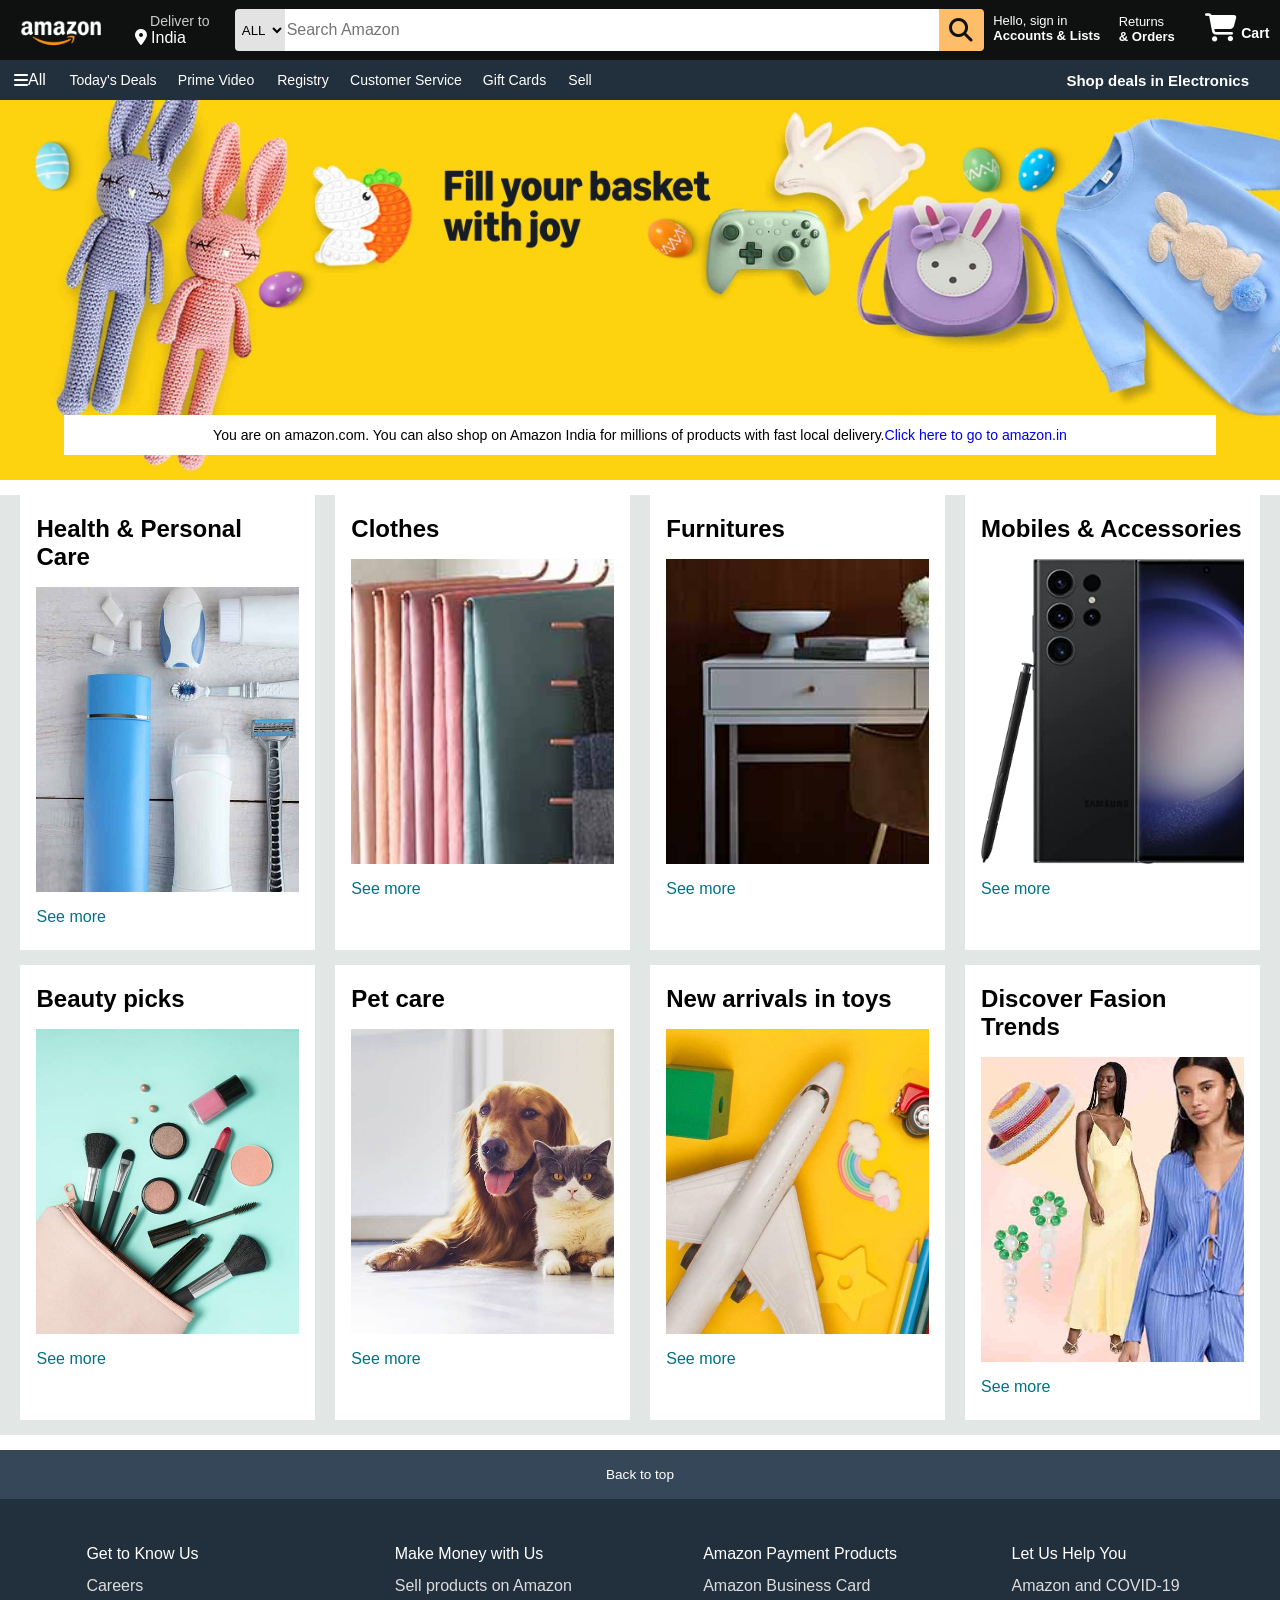
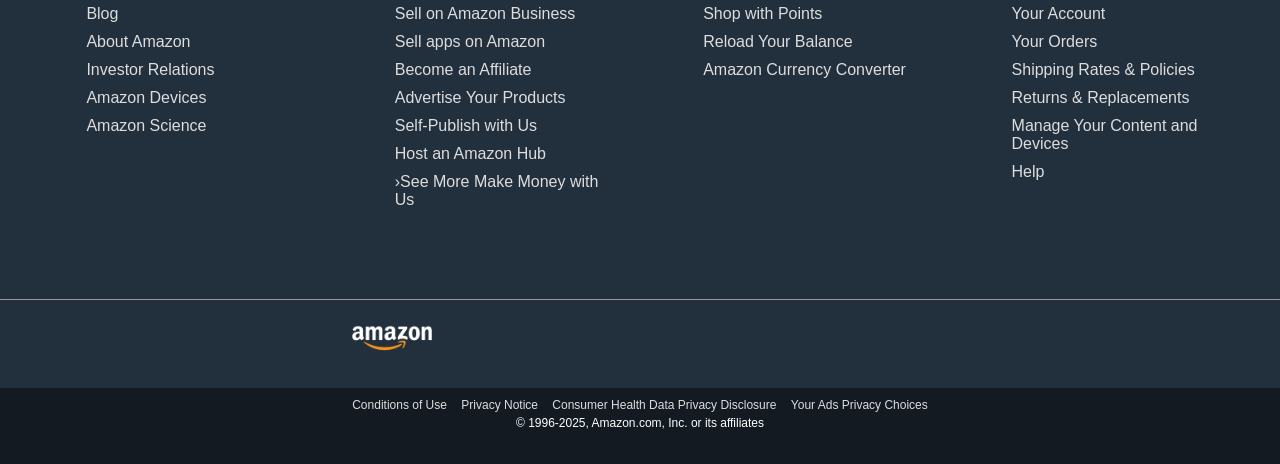
<file: index.html>
<!DOCTYPE html>
<html lang="en">
<head>
    <meta charset="UTF-8">
    <meta name="viewport" content="width=device-width, initial-scale=1.0">
    <title>Amazon Clone</title>
    <link rel="stylesheet" href="https://cdnjs.cloudflare.com/ajax/libs/font-awesome/6.7.2/css/all.min.css" integrity="sha512-Evv84Mr4kqVGRNSgIGL/F/aIDqQb7xQ2vcrdIwxfjThSH8CSR7PBEakCr51Ck+w+/U6swU2Im1vVX0SVk9ABhg==" crossorigin="anonymous" referrerpolicy="no-referrer" />
    <link rel="stylesheet" href="Amazon.css">
</head>
<body>
     <header >
          <div class="navbar">
             <div class="nav-logo border">
                <div class="logo"></div>
             </div>
             <!-- BOX 2 -->
             <div class="delivery border">
                <p class="deliver-to">Deliver to</p>
                    <div class="location-logo">
                        <i class="fa-solid fa-location-dot"></i>
                        <p class="indi">India</p>
                    </div>
             </div>
             <!-- BOX 3 -->
             <div class="nav-search">
                    <select class="search-select">
                        <option>ALL</option>
                    </select>
                    <input placeholder="Search Amazon" class="search-input">
                    <div class="search-icon">
                        <i class="fa-solid fa-magnifying-glass"></i>
                    </div>
             </div>
             <!-- BOX 4 -->
              <div class="sign border">
                  <p class="hello"><span>Hello, sign in</span></p>
                  <p class="list"><span>Accounts & Lists</span></p>
              </div>
              <!-- BOX 5 -->
               <div class="box5 border">
                <p class="hello"><span>Returns</span></p>
                <p class="list"><spam>& Orders</spam></p>
               </div>
               <!-- BOX 6 -->
               <div class="nav-cart border">
                <i class="fa-solid fa-cart-shopping"></i>
                 Cart
               </div> 
          </div>
           <!-- New pannel   -->
           <div class="pannel">
            <div class="pannel-all center border">
                <i class="fa-solid fa-bars"></i>
                All
            </div>
            <div class="todaydeal center border">
                <p class="pod">Today's Deals</p>
            </div>
            <div class="prime center border">
                <p class="pod">Prime Video</p>
            </div>
            <div class="regis center border">
                <p class="pod">Registry</p>
            </div>
            <div class="service center border">
                <p class="pod">Customer Service</p>
            </div>
            <div class="gift center border">
                <p class="pod">Gift Cards</p>
            </div>
            <div class="sell center border">
                <p class="pod">Sell</p>
            </div>
            <div class="shop center">
                <p class="shop_deals border">Shop deals in Electronics</p>
            </div>
          </div>
     </header>
     
   <!-- hero image section  -->
     <div class="hero_image center">
        <div class="details center">
            <p class="message"><span>You are on amazon.com. You can also shop on Amazon India for millions of products with fast local delivery.<a href="https://www.amazon.in/" class="link_1">Click here to go to amazon.in</a></span></p>
        </div>
     </div>
       <!-- image section  -->

     <div class="image">
        <div class=" boxes">
            <div class="boxcontent">
                <h2>Health & Personal Care</h2>
                <div class="box2image" style="background-image: url('box2_image.jpg')"></div>
                <p>See more</p>
            </div>
        </div>
        <div class=" boxes">
            <div class="boxcontent">
                <h2>Clothes</h2>
                <div class="box2image" style="background-image: url('box1_image.jpg')"></div>
                <p>See more</p>
            </div>
        </div>
        <div class="box3 boxes">
            <div class="boxcontent">
                <h2>Furnitures</h2>
                <div class="box2image" style="background-image: url('box3_image.jpg')"></div>
                <p>See more</p>
            </div>
        </div>
        <div class="box4 boxes">
            <div class="boxcontent">
                <h2>Mobiles & Accessories</h2>
                <div class="box2image" style="background-image: url('box4_image.jpg')"></div>
                <p>See more</p>
            </div>
        </div>
        <div class="boxes">
            <div class="boxcontent">
                <h2>Beauty picks</h2>
                <div class="box2image" style="background-image: url('box5_image.jpg')"></div>
                <p>See more</p>
            </div>
        </div>
        <div class="box2 boxes">
            <div class="boxcontent">
                <h2>Pet care</h2>
                <div class="box2image" style="background-image: url('box6_image.jpg')"></div>
                <p>See more</p>
            </div>
        </div>
        <div class="box3 boxes">
            <div class="boxcontent">
                <h2>New arrivals in toys</h2>
                <div class="box2image" style="background-image: url('box7_image.jpg')"></div>
                <p>See more</p>
            </div>
        </div>
        <div class="box4 boxes">
            <div class="boxcontent">
                <h2>Discover Fasion Trends</h2>
                <div class="box2image" style="background-image: url('box8_image.jpg')"></div>
                <p>See more</p>
            </div>
        </div>
     </div>

     <footer>
        <div class="foot-pannel1">
                Back to top
        </div>
        <div class="foot-pannel2 ">
            
            <ul>
                <p>Get to Know Us</p>
                <a>Careers</a>
                <a>Blog</a>
                <a>About Amazon</a>
                <a>Investor Relations</a>
                <a>Amazon Devices</a>
                <a>Amazon Science</a> 
            </ul>
            <ul>
                <p> Make Money with Us</p>
                <a>Sell products on Amazon</a>                   	
                <a> Sell on Amazon Business</a>
                <a>Sell apps on Amazon</a>
                <a>Become an Affiliate</a>
                <a>Advertise Your Products</a>
                <a>Self-Publish with Us</a> 
                <a>Host an Amazon Hub</a>
                <a>›See More Make Money with Us</a>
            </ul>
            <ul>	
                <p>Amazon Payment Products</p>
                <a>Amazon Business Card</a>
                <a>Shop with Points</a>
                <a> Reload Your Balance</a>
                <a>Amazon Currency Converter</a>
            </ul>
            <ul>
                <p>Let Us Help You</p>
                <a>Amazon and COVID-19</a>
                <a>Your Account</a>
                <a>Your Orders</a>
                <a>Shipping Rates & Policies</a>
                <a>Returns & Replacements</a>
                <a>Manage Your Content and Devices</a> 	
                <a>Help</a>
            </ul>
        </div>

        <div class="foot-pannel3">
           <span> <div class="logo"></div></span>
        </div>

        <div class="foot-pannel4">
               <div class="uppername ">
                <a>Conditions of Use</a>
                <a>Privacy Notice</a>
                <a>Consumer Health Data Privacy Disclosure</a>
                <a>Your Ads Privacy Choices</a>
                </div>
                <a class="lowername ">© 1996-2025, Amazon.com, Inc. or its affiliates</a>
            
        </div>
     </footer>










</body>
</html>
</file>
<file: Amazon.css>
*{
    margin: 0;
    font-family: Arial;
    border: border-box;
}
.navbar{
    height: 60px;
    background-color: #0F1111;
    color: white;
    display: flex;
    align-items: center;
    justify-content: space-evenly;
  

}
.nav-logo{
    height: 50px;
    width: 114px;
}

.logo{
    background-image: url("amazon_logo.png");
    background-size: cover;
    height: 50px;
    width: 100%;

}
.border{
    border: 1.5px solid transparent;
}
.border:hover{
    border: 1.5px solid white;
}

                  /* box 2 */

.deliver-to{    
    font-size: 0.88rem;
    color: #CCCCCC;
   
    margin-left: 15px;
}
.indi{
    font-size: 1rem;
    color: #FFFFFF;
    margin-left: 4px;
}
.location-logo{
    display: flex;
}
.delivery{
    /* margin-top: 12px; */
    height: 50px;
    width: 90px;
    border: 0;
    padding-top: 0.5rem;
    box-sizing: border-box;

}
             /* BOX 3 */
.nav-search{
    display: flex;
    
}

.search-input{
    height: 40.2px;
    width: 650px;
    border: none;
    font-size: 1rem;
}
.search-select{
    border-top-left-radius: 4px;
    border-bottom-left-radius: 4px;
    background-color: #E3E3E3;
    width: 50px;
    text-align: center;
    border: none;
}
.search-icon{
    height: 42.2px;
    width: 45px;
    border-top-right-radius: 4px;
    border-bottom-right-radius: 4px;
    background-color: #febd68;
    border: none;
    display: flex;
    justify-content: center;
    align-items: center;
    font-size: x-large;
    color: #0F1111;
}

           /* BOX 4 */
.sign{
    width: 115px;
    height: 50px;
    border: none;
    /* margin-top: 15px; */
    padding-top: 0.5rem;
    box-sizing: border-box;

   
}
.hello{
    font-size: 0.81rem;
    
}
.list{
    font-size: 0.82rem;
    font-weight: bold;
}
            /* Box5 */
.box5{
    /* margin-top:-5px ; */
    height: 50px;
    width: 77px;
    margin: 0;
    padding-top: 0.5rem;
    box-sizing: border-box;

}
          /* BOX 6 */
.nav-cart i{
    font-size: 28px;
}  
.nav-cart{
    font-size: 0.88rem;
    font-weight: 700;
    height: 50px;
    box-sizing: border-box;
    padding-top: 0.5rem;
}        

      /* for centre the element  */
.center{
    display: flex;
    justify-content: center;
    align-items: center;
}

.pod{
    margin: 5px 0px 6px;
    padding: 8px 5px ;
    font-size: 0.88rem;
    color: white;
}
        /* NEW PANNEL */
.pannel{
    height: 40px;
    display: flex;
    background-color: #222f3d;
}   
.pannel-all{
    color: white;
    width: 58px;
    /* display: flex;
    justify-content: center;
    align-items: center; */

}      
.todaydeal{
   width: 104px;
}
.prime{
    width: 98px;
}
.regis{
    width: 72px;
}
.service{
    width: 130px;
}
.gift{
    width: 83px;
}
.sell{
    width: 44px;
}
.shop{
  position:absolute;
  right: 20px;
}
.shop_deals{
    color: white;
    margin: 6px 2px 7px 1px;
    padding: 5px 8px 6px;
    font-size: 15px;
    font-weight: 600;
}

     /* image section  */

.hero_image{
    height: 380px;
    background-image: url("herooo.jpg");
    background-size: cover;
    align-items:flex-end;
    
   
}    
.details{
    width: 90%;
    height: 40px;
    padding: 10px 0.88rem;
    box-sizing: border-box;
    background-color: white;
    display: flex;
    justify-content:center ;
    margin-bottom: 25px;
}
.link_1{
   text-decoration: none;
}
.link_1:hover{
    text-decoration: underline;
}
.message{
    font-size: 0.88rem;
}

.image{
    display: flex;
    flex-wrap: wrap;
    justify-content: space-evenly;
    background-color: #e2e7e6;
    margin-top: 15px;
    
}
.boxes{
    width: 23%;
    height: 26.25rem;
    background-color: white;
    padding: 20px 0px 15px ;
    margin-bottom: 15px;
    
}
.box2image{
    
    background-size: cover;
    height: 305px;
    margin-top:1rem;
    margin-bottom:1rem;
}
.boxcontent{
    margin-left:1rem;
    margin-right:1rem;
}
.boxcontent p{
    color: #007185;
}


    /* footer  */
.foot-pannel1{
    background-color: #37475a;
    color: white;
    height: 49px;
    padding: 15px 0px;
    font-size: 0.85rem;
    box-sizing:border-box;
    display: flex;
    justify-content: center;
    align-items: center; 
}    
footer{
    margin-top: 15px;
}
.foot-pannel2{
    height: 400px;
    color: white;
    background-color: #222f3d;
    display: flex;
    justify-content: space-evenly;
    align-items:center;   
}

ul a{
   display: block;
   color: #DDDDDD;
   margin-top: 10px;
  
}
ul{
    height: 80%; 
    width: 222px;
    text-align:left;
}
ul p{
    margin:6px 0px 14px ;
}


.foot-pannel3{
   height: 68px;
   background-color: #222f3d ;
   border-top: 0.5px solid rgb(156, 148, 148);
   display: flex;
   justify-content:flex-start;
   align-items: center;
   padding: 10px 135px;
}
.logo{
    background-image: url("amazon_logo.png");
    background-size: cover;
    height: 50px;
    width: 100px;
}
.foot-pannel3 span{
    width: 90px;
    height: 68px;
    padding: 0px 7.2px;
    margin-left: 200px;
}

.foot-pannel4{
    height: 76px;
    padding: 10px 0px 30px ;
    box-sizing: border-box;
    background-color: #131A22;
}
.uppername{
   color: #DDDDDD;
   font-size: 0.75rem;
   display: flex;
   justify-content: center;
   align-items: center;
}
.uppername a{
   padding: 0px 7.2px;
}
.lowername{
    color: white;
    font-size: 0.75rem;
    display:flex;
    justify-content: center;
    align-items: center;
    margin-top: 4px;
}
a:hover{
   text-decoration: underline;
}
</file>
